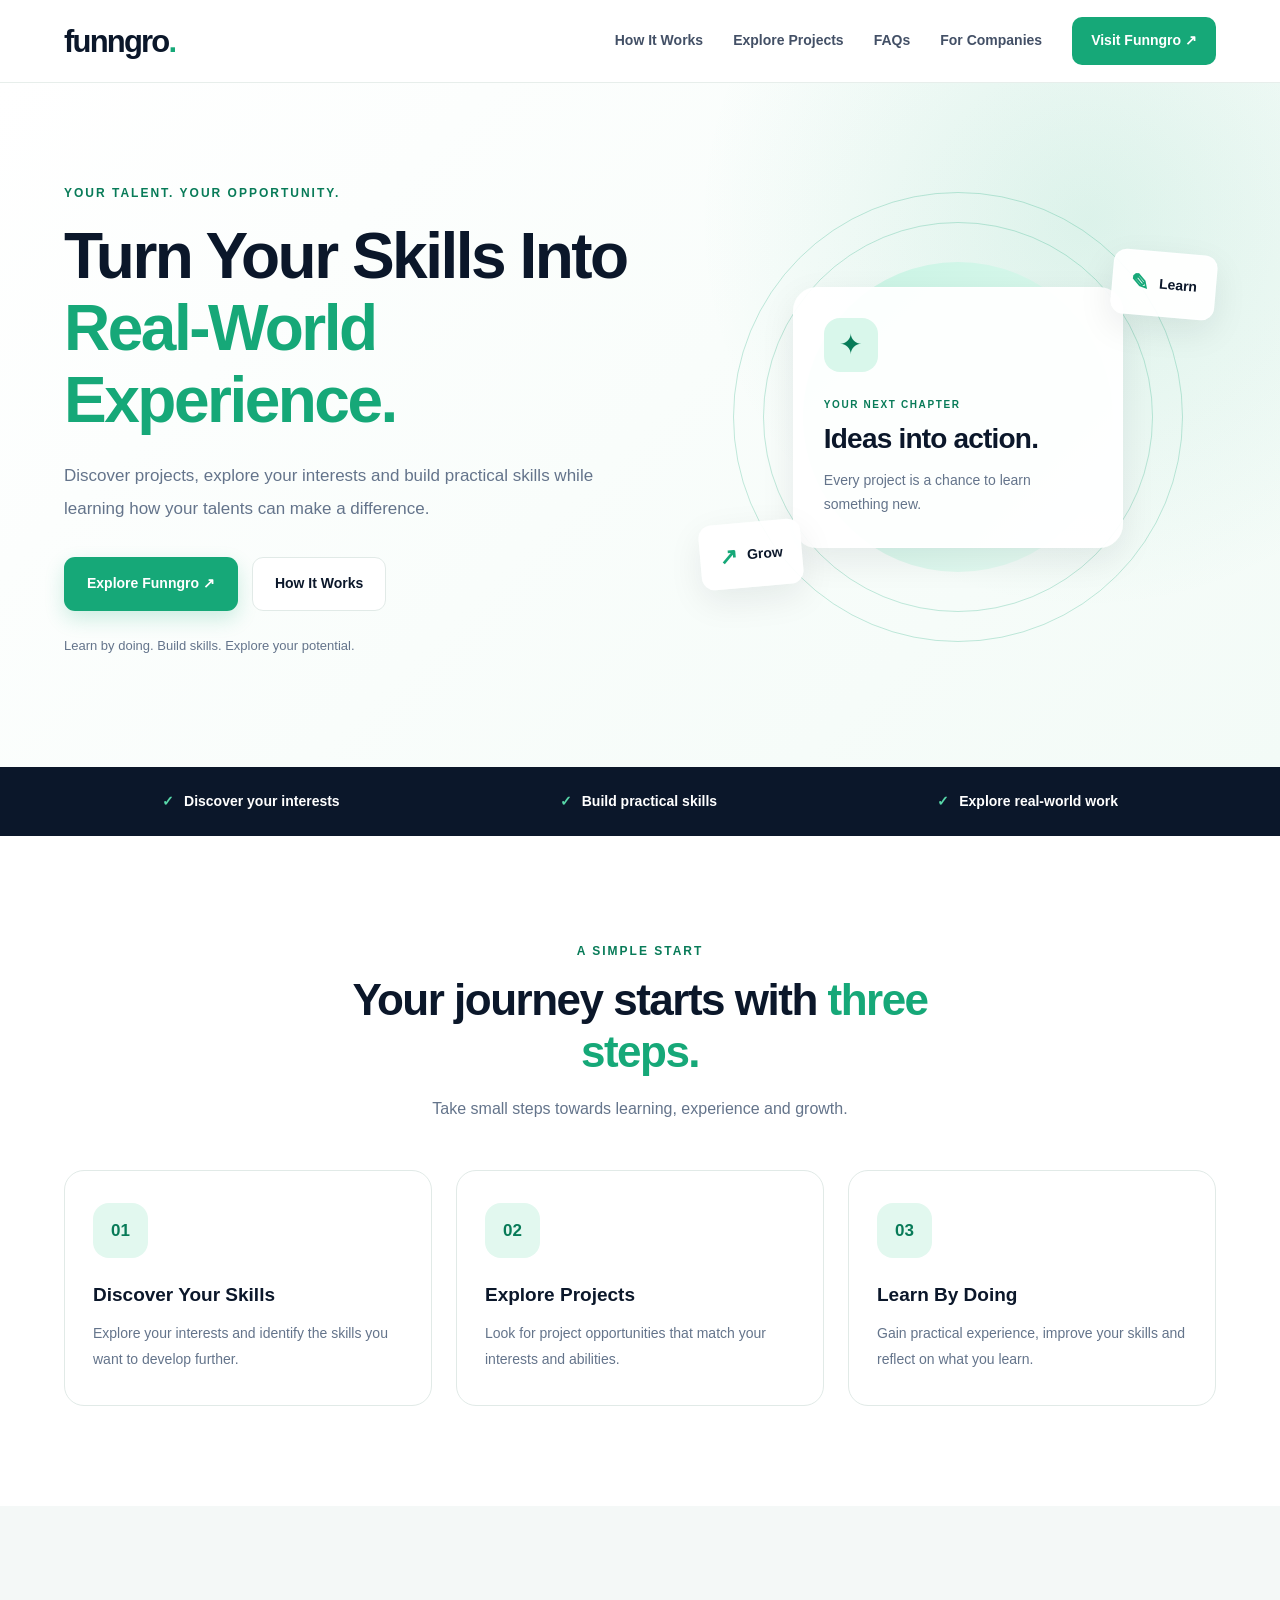
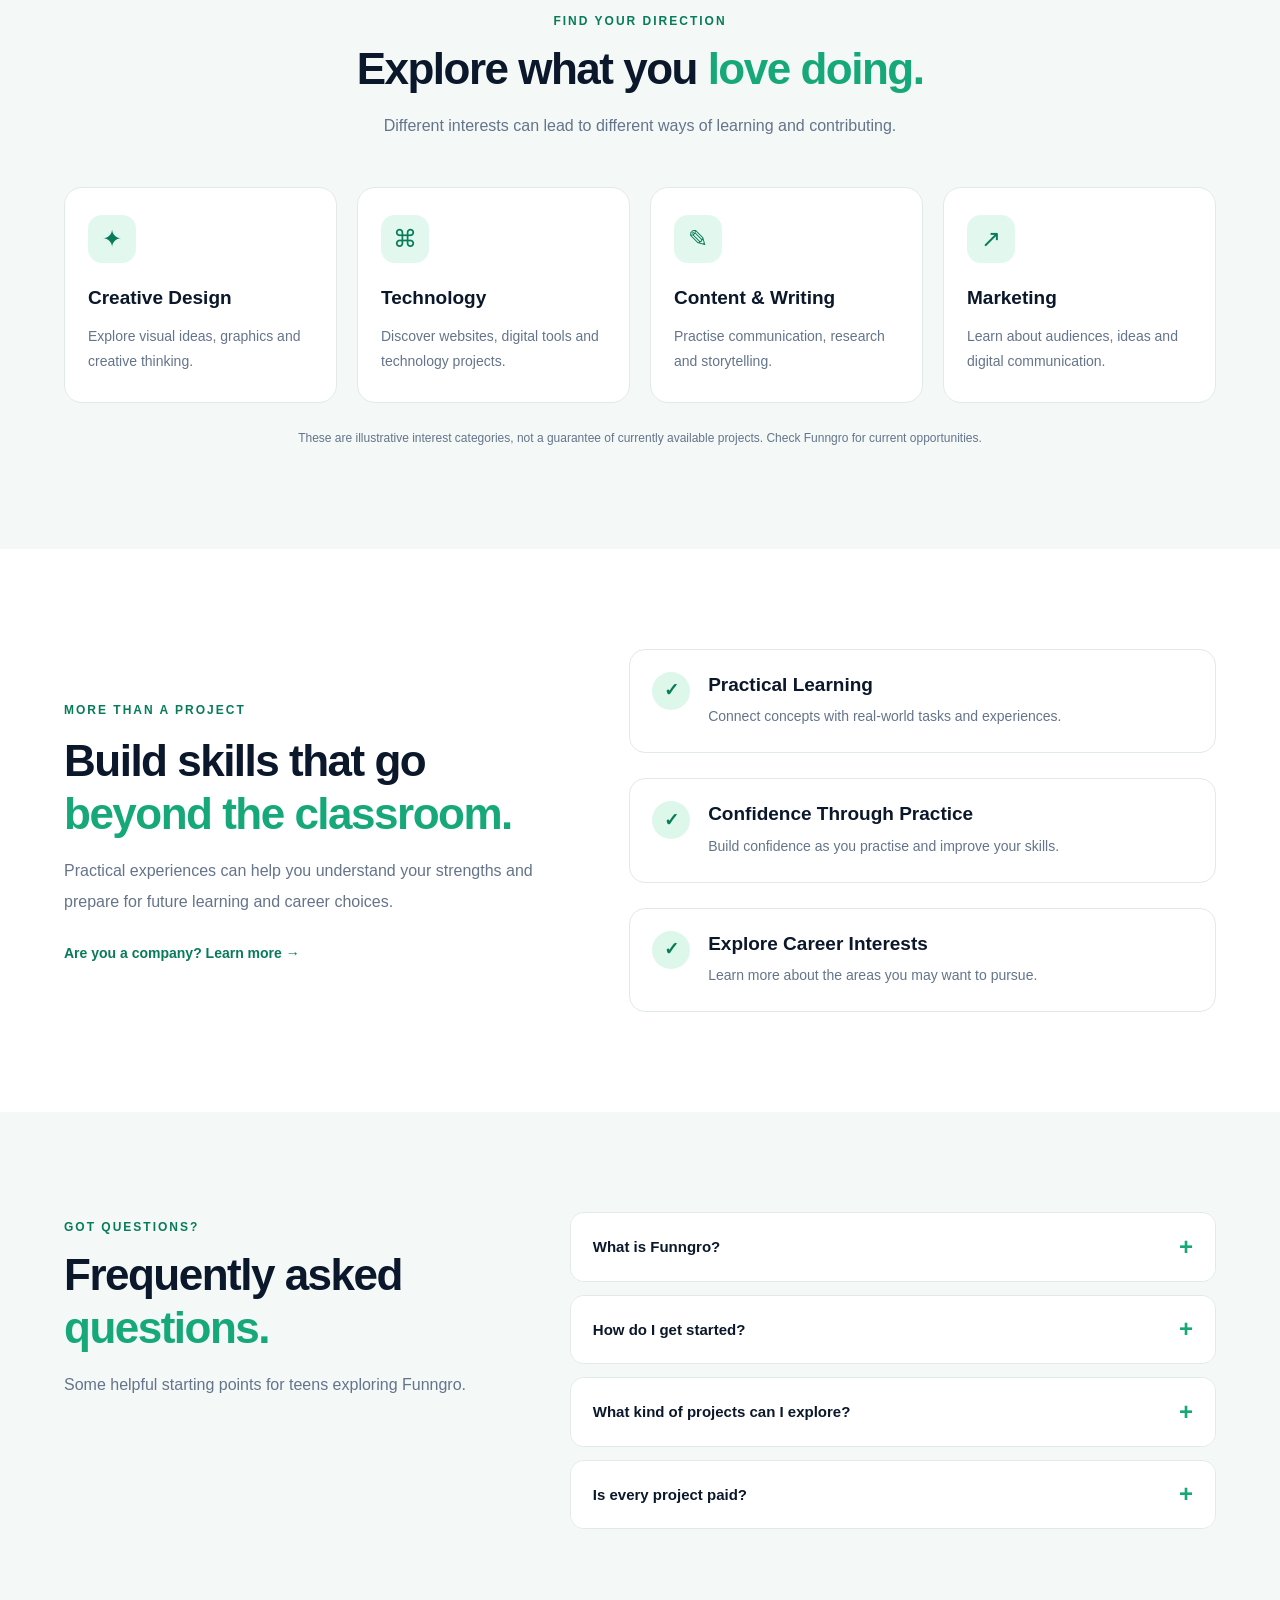
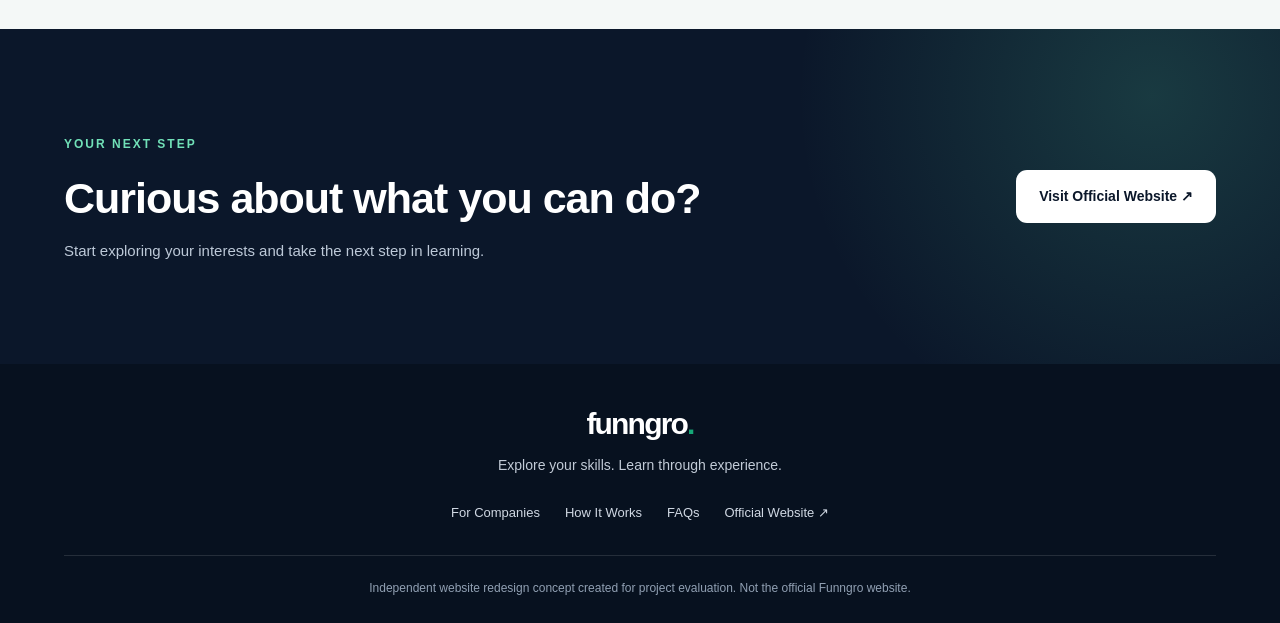
<file: index.html>
<!DOCTYPE html>
<html lang="en">
<head>
  <meta charset="UTF-8">
  <meta name="viewport" content="width=device-width, initial-scale=1.0">

  <title>Funngro for Teens | Discover Real-World Projects</title>
  <meta name="description" content="Explore opportunities to learn practical skills, work on real-world projects and discover your potential with Funngro.">
  <meta name="robots" content="index, follow">
  <meta name="theme-color" content="#0b172a">

  <link rel="stylesheet" href="style.css">
  <script src="script.js" defer></script>
</head>

<body>
  <header class="site-header">
    <div class="container nav-wrapper">
      <a class="logo" href="index.html" aria-label="Funngro home">
        funngro<span>.</span>
      </a>

      <button class="menu-toggle" aria-label="Open navigation"
        aria-expanded="false" aria-controls="main-navigation">
        ☰
      </button>

      <nav id="main-navigation" class="navigation">
        <a href="#how-it-works">How It Works</a>
        <a href="#opportunities">Explore Projects</a>
        <a href="#faq">FAQs</a>
        <a href="company.html">For Companies</a>
        <a class="nav-cta" href="https://www.funngro.com/" target="_blank"
          rel="noopener noreferrer">Visit Funngro ↗</a>
      </nav>
    </div>
  </header>

  <main>
    <section class="hero section">
      <div class="container hero-grid">
        <div class="hero-content">
          <span class="eyebrow">YOUR TALENT. YOUR OPPORTUNITY.</span>

          <h1>Turn Your Skills Into <span>Real-World Experience.</span></h1>

          <p>
            Discover projects, explore your interests and build practical
            skills while learning how your talents can make a difference.
          </p>

          <div class="hero-actions">
            <a class="button button-primary"
              href="https://www.funngro.com/" target="_blank"
              rel="noopener noreferrer">Explore Funngro ↗</a>
            <a class="button button-secondary" href="#how-it-works">
              How It Works
            </a>
          </div>

          <p class="hero-note">
            Learn by doing. Build skills. Explore your potential.
          </p>
        </div>

        <div class="hero-visual" aria-label="Learning and project illustration">
          <div class="visual-orbit orbit-one"></div>
          <div class="visual-orbit orbit-two"></div>

          <div class="visual-card visual-card-main">
            <span class="visual-icon">✦</span>
            <p class="visual-label">YOUR NEXT CHAPTER</p>
            <h2>Ideas into action.</h2>
            <p>Every project is a chance to learn something new.</p>
          </div>

          <div class="visual-card visual-card-top">
            <span>✎</span> Learn
          </div>

          <div class="visual-card visual-card-bottom">
            <span>↗</span> Grow
          </div>
        </div>
      </div>
    </section>

    <section class="trust-strip">
      <div class="container trust-inner">
        <span>Discover your interests</span>
        <span>Build practical skills</span>
        <span>Explore real-world work</span>
      </div>
    </section>

    <section id="how-it-works" class="section">
      <div class="container">
        <div class="section-heading">
          <span class="eyebrow">A SIMPLE START</span>
          <h2>Your journey starts with <span>three steps.</span></h2>
          <p>Take small steps towards learning, experience and growth.</p>
        </div>

        <div class="steps-grid">
          <article class="feature-card">
            <div class="card-icon">01</div>
            <h3>Discover Your Skills</h3>
            <p>
              Explore your interests and identify the skills you want to
              develop further.
            </p>
          </article>

          <article class="feature-card">
            <div class="card-icon">02</div>
            <h3>Explore Projects</h3>
            <p>
              Look for project opportunities that match your interests and
              abilities.
            </p>
          </article>

          <article class="feature-card">
            <div class="card-icon">03</div>
            <h3>Learn By Doing</h3>
            <p>
              Gain practical experience, improve your skills and reflect on
              what you learn.
            </p>
          </article>
        </div>
      </div>
    </section>

    <section id="opportunities" class="section section-soft">
      <div class="container">
        <div class="section-heading">
          <span class="eyebrow">FIND YOUR DIRECTION</span>
          <h2>Explore what you <span>love doing.</span></h2>
          <p>
            Different interests can lead to different ways of learning
            and contributing.
          </p>
        </div>

        <div class="opportunity-grid">
          <article class="opportunity-card">
            <div class="opportunity-icon">✦</div>
            <h3>Creative Design</h3>
            <p>Explore visual ideas, graphics and creative thinking.</p>
          </article>

          <article class="opportunity-card">
            <div class="opportunity-icon">⌘</div>
            <h3>Technology</h3>
            <p>Discover websites, digital tools and technology projects.</p>
          </article>

          <article class="opportunity-card">
            <div class="opportunity-icon">✎</div>
            <h3>Content & Writing</h3>
            <p>Practise communication, research and storytelling.</p>
          </article>

          <article class="opportunity-card">
            <div class="opportunity-icon">↗</div>
            <h3>Marketing</h3>
            <p>Learn about audiences, ideas and digital communication.</p>
          </article>
        </div>

        <p class="disclaimer">
          These are illustrative interest categories, not a guarantee of
          currently available projects. Check Funngro for current opportunities.
        </p>
      </div>
    </section>

    <section class="section">
      <div class="container benefits-layout">
        <div class="benefits-intro">
          <span class="eyebrow">MORE THAN A PROJECT</span>
          <h2>Build skills that go <span>beyond the classroom.</span></h2>
          <p>
            Practical experiences can help you understand your strengths
            and prepare for future learning and career choices.
          </p>
          <a class="text-link" href="company.html">
            Are you a company? Learn more →
          </a>
        </div>

        <div class="benefits-list">
          <article class="benefit-item">
            <span class="benefit-check">✓</span>
            <div>
              <h3>Practical Learning</h3>
              <p>Connect concepts with real-world tasks and experiences.</p>
            </div>
          </article>

          <article class="benefit-item">
            <span class="benefit-check">✓</span>
            <div>
              <h3>Confidence Through Practice</h3>
              <p>Build confidence as you practise and improve your skills.</p>
            </div>
          </article>

          <article class="benefit-item">
            <span class="benefit-check">✓</span>
            <div>
              <h3>Explore Career Interests</h3>
              <p>Learn more about the areas you may want to pursue.</p>
            </div>
          </article>
        </div>
      </div>
    </section>

    <section id="faq" class="section section-soft">
      <div class="container faq-layout">
        <div class="section-heading faq-heading">
          <span class="eyebrow">GOT QUESTIONS?</span>
          <h2>Frequently asked <span>questions.</span></h2>
          <p>Some helpful starting points for teens exploring Funngro.</p>
        </div>

        <div class="faq-list">
          <article class="faq-item">
            <h3>
              <button class="faq-question" aria-expanded="false">
                What is Funngro?
                <span aria-hidden="true">+</span>
              </button>
            </h3>
            <div class="faq-answer" hidden>
              <p>
                Funngro connects teens and companies through project-based
                opportunities. Visit its official website for the latest
                platform details and eligibility requirements.
              </p>
            </div>
          </article>

          <article class="faq-item">
            <h3>
              <button class="faq-question" aria-expanded="false">
                How do I get started?
                <span aria-hidden="true">+</span>
              </button>
            </h3>
            <div class="faq-answer" hidden>
              <p>
                Visit Funngro's official website and follow its current
                registration process and instructions.
              </p>
            </div>
          </article>

          <article class="faq-item">
            <h3>
              <button class="faq-question" aria-expanded="false">
                What kind of projects can I explore?
                <span aria-hidden="true">+</span>
              </button>
            </h3>
            <div class="faq-answer" hidden>
              <p>
                Project categories and availability may change. Check the
                official platform for current listings and requirements.
              </p>
            </div>
          </article>

          <article class="faq-item">
            <h3>
              <button class="faq-question" aria-expanded="false">
                Is every project paid?
                <span aria-hidden="true">+</span>
              </button>
            </h3>
            <div class="faq-answer" hidden>
              <p>
                Payment terms depend on the specific opportunity. Review the
                project's conditions on the official platform before applying.
              </p>
            </div>
          </article>
        </div>
      </div>
    </section>

    <section class="final-cta section">
      <div class="container cta-inner">
        <div>
          <span class="eyebrow">YOUR NEXT STEP</span>
          <h2>Curious about what you can do?</h2>
          <p>Start exploring your interests and take the next step in learning.</p>
        </div>
        <a class="button button-light"
          href="https://www.funngro.com/" target="_blank"
          rel="noopener noreferrer">Visit Official Website ↗</a>
      </div>
    </section>
  </main>

  <footer class="site-footer">
    <div class="container footer-inner">
      <a class="logo footer-logo" href="index.html">funngro<span>.</span></a>
      <p>Explore your skills. Learn through experience.</p>
      <div class="footer-links">
        <a href="company.html">For Companies</a>
        <a href="#how-it-works">How It Works</a>
        <a href="#faq">FAQs</a>
        <a href="https://www.funngro.com/" target="_blank"
          rel="noopener noreferrer">Official Website ↗</a>
      </div>
      <p class="copyright">
        Independent website redesign concept created for project evaluation.
        Not the official Funngro website.
      </p>
    </div>
  </footer>
</body>
</html>
</file>
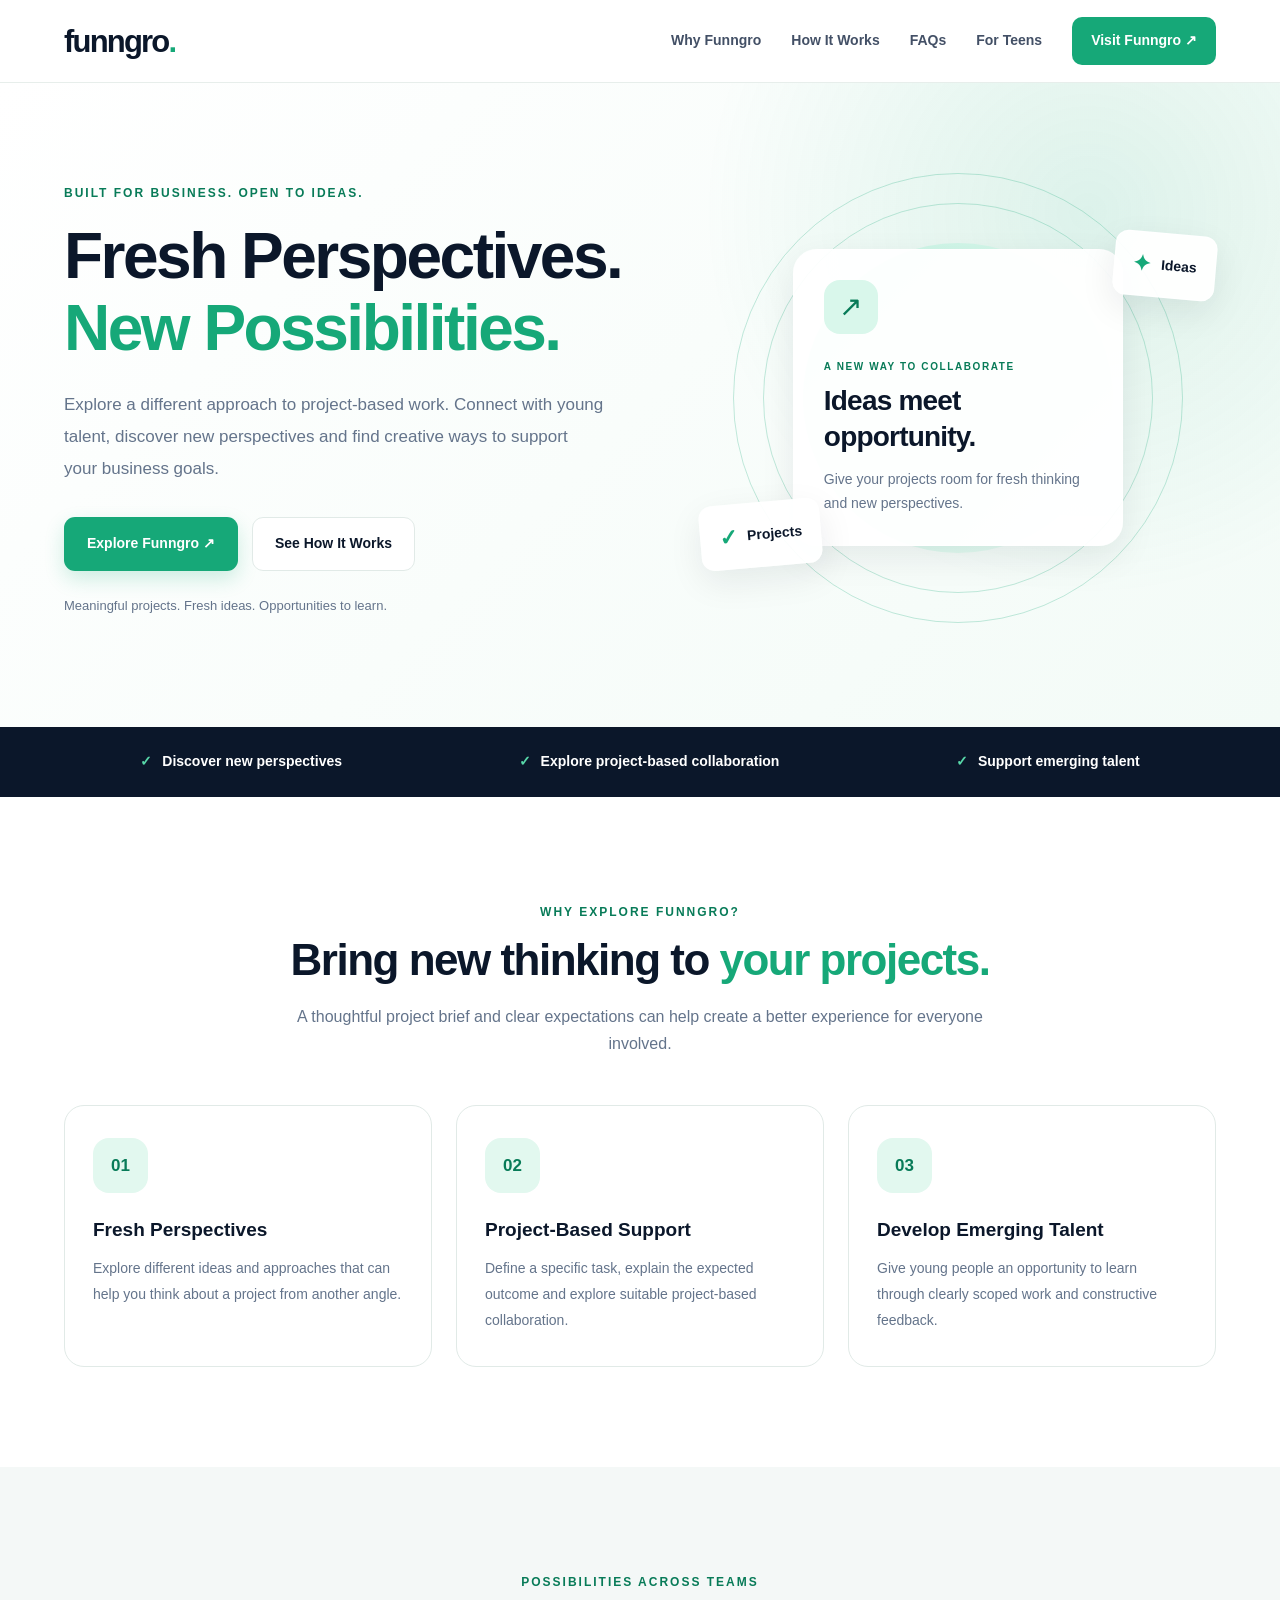
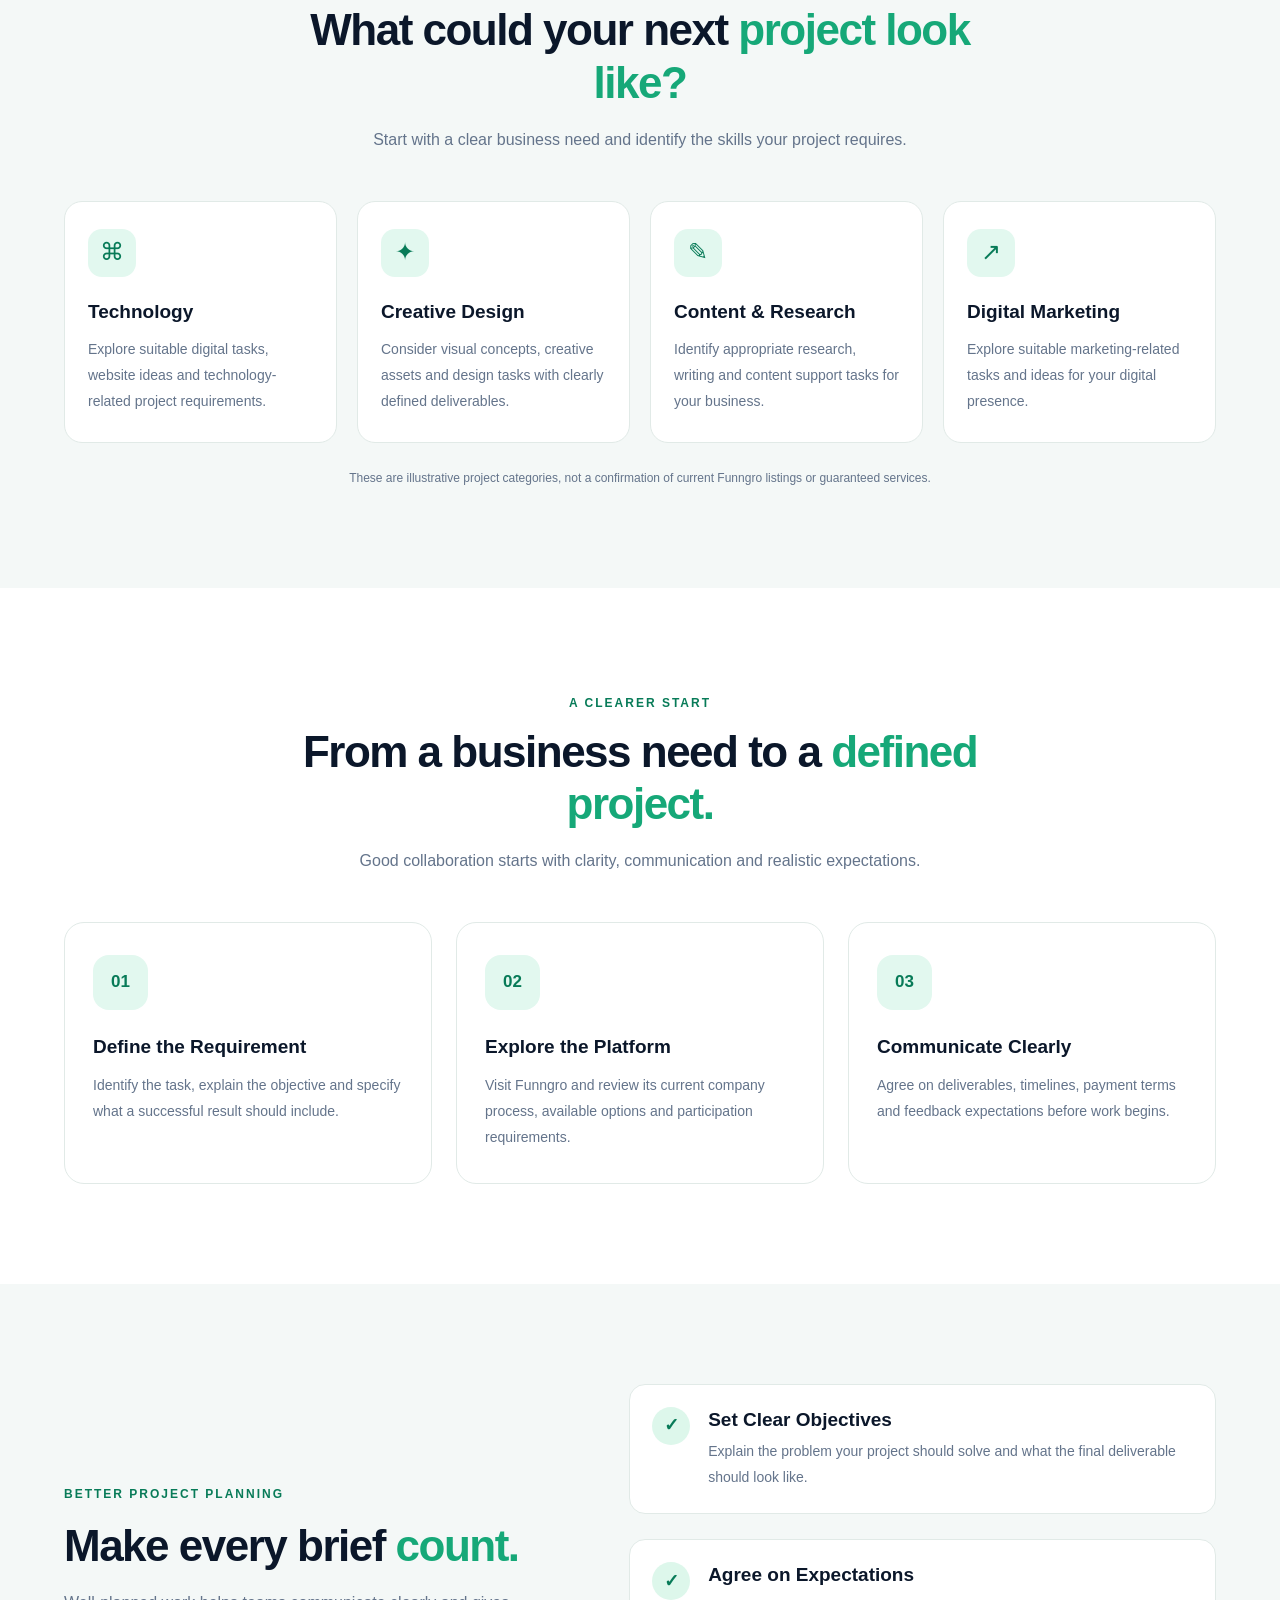
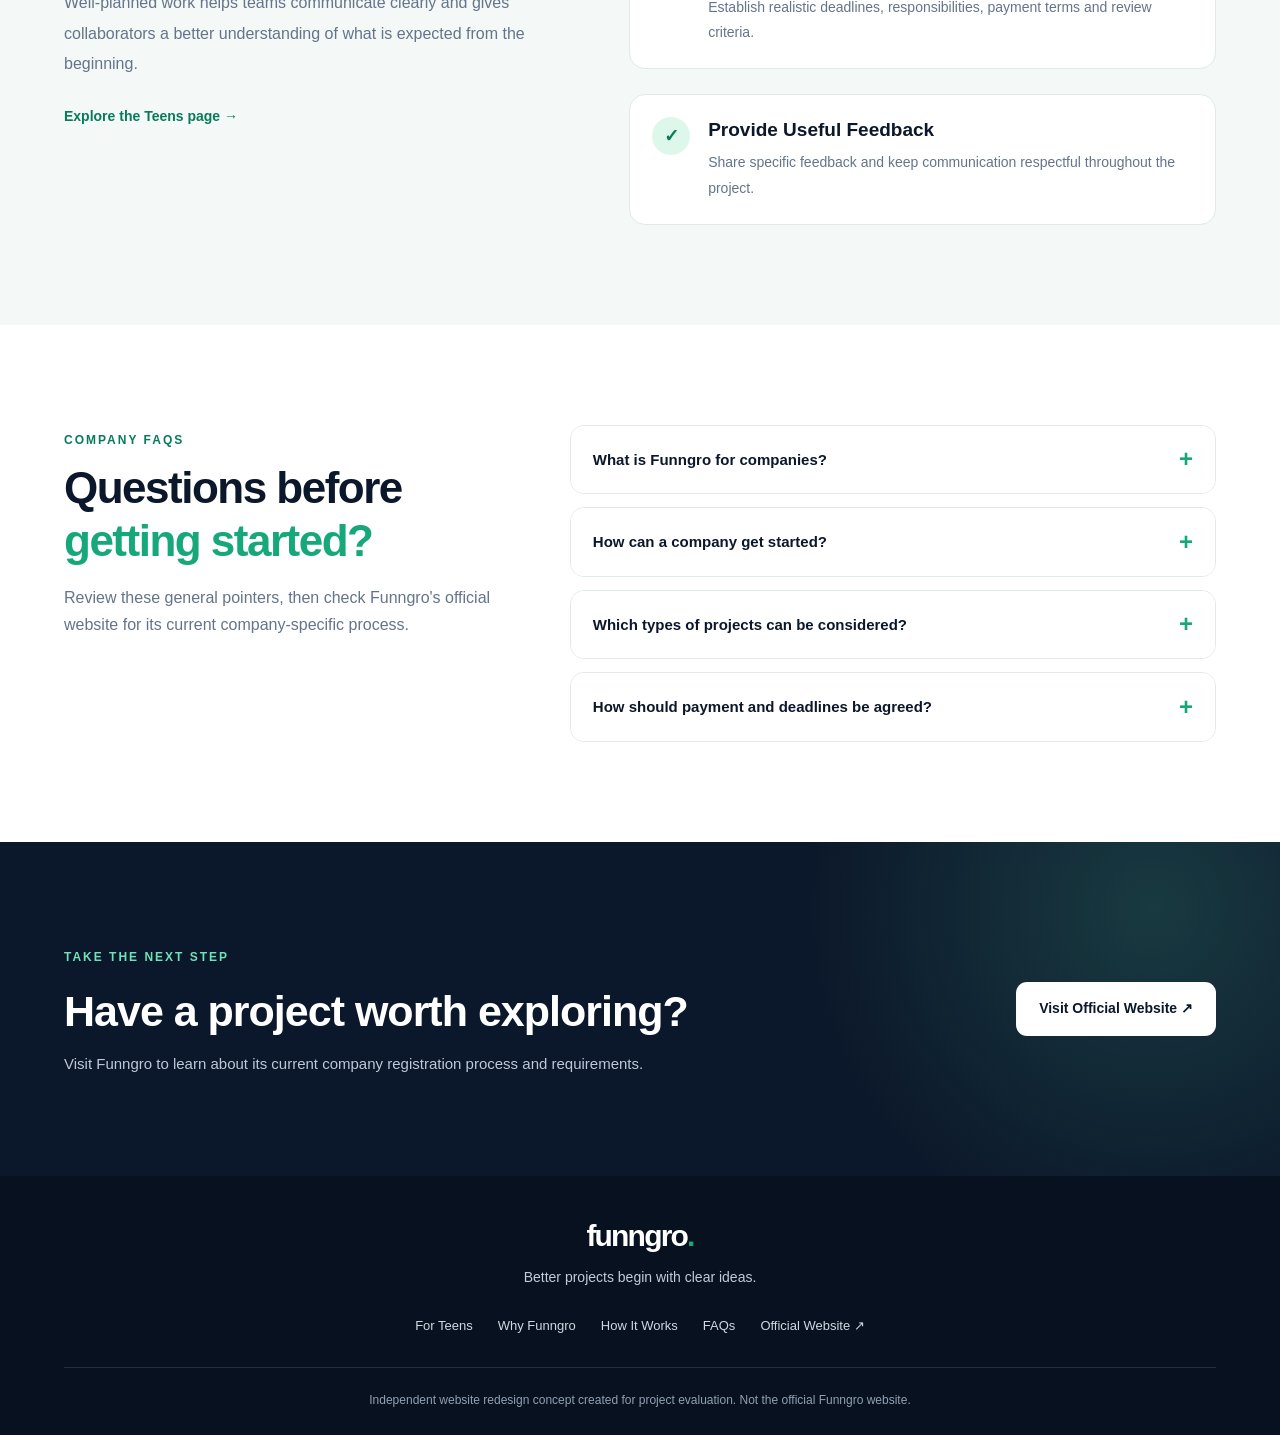
<file: company.html>
<!DOCTYPE html>
<html lang="en">
<head>
  <meta charset="UTF-8">
  <meta name="viewport" content="width=device-width, initial-scale=1.0">

  <title>Funngro for Companies | Connect With Young Talent</title>
  <meta name="description" content="Explore how Funngro helps companies connect with young talent for project-based work and fresh perspectives.">
  <meta name="robots" content="index, follow">
  <meta name="theme-color" content="#0b172a">

  <link rel="stylesheet" href="style.css">
  <script src="script.js" defer></script>
</head>

<body>
  <header class="site-header">
    <div class="container nav-wrapper">
      <a class="logo" href="index.html" aria-label="Funngro home">
        funngro<span>.</span>
      </a>

      <button class="menu-toggle" aria-label="Open navigation"
        aria-expanded="false" aria-controls="main-navigation">
        ☰
      </button>

      <nav id="main-navigation" class="navigation">
        <a href="#benefits">Why Funngro</a>
        <a href="#process">How It Works</a>
        <a href="#company-faq">FAQs</a>
        <a href="index.html">For Teens</a>
        <a class="nav-cta" href="https://www.funngro.com/"
          target="_blank" rel="noopener noreferrer">Visit Funngro ↗</a>
      </nav>
    </div>
  </header>

  <main>
    <!-- Hero -->
    <section class="hero section">
      <div class="container hero-grid">
        <div class="hero-content">
          <span class="eyebrow">BUILT FOR BUSINESS. OPEN TO IDEAS.</span>

          <h1>Fresh Perspectives. <span>New Possibilities.</span></h1>

          <p>
            Explore a different approach to project-based work. Connect
            with young talent, discover new perspectives and find creative
            ways to support your business goals.
          </p>

          <div class="hero-actions">
            <a class="button button-primary"
              href="https://www.funngro.com/" target="_blank"
              rel="noopener noreferrer">Explore Funngro ↗</a>

            <a class="button button-secondary" href="#process">
              See How It Works
            </a>
          </div>

          <p class="hero-note">
            Meaningful projects. Fresh ideas. Opportunities to learn.
          </p>
        </div>

        <div class="hero-visual" aria-label="Business project illustration">
          <div class="visual-orbit orbit-one"></div>
          <div class="visual-orbit orbit-two"></div>

          <div class="visual-card visual-card-main">
            <span class="visual-icon">↗</span>
            <p class="visual-label">A NEW WAY TO COLLABORATE</p>
            <h2>Ideas meet opportunity.</h2>
            <p>
              Give your projects room for fresh thinking and new
              perspectives.
            </p>
          </div>

          <div class="visual-card visual-card-top">
            <span>✦</span> Ideas
          </div>

          <div class="visual-card visual-card-bottom">
            <span>✓</span> Projects
          </div>
        </div>
      </div>
    </section>

    <!-- Intro strip -->
    <section class="trust-strip">
      <div class="container trust-inner">
        <span>Discover new perspectives</span>
        <span>Explore project-based collaboration</span>
        <span>Support emerging talent</span>
      </div>
    </section>

    <!-- Benefits -->
    <section id="benefits" class="section">
      <div class="container">
        <div class="section-heading">
          <span class="eyebrow">WHY EXPLORE FUNNGRO?</span>
          <h2>Bring new thinking to <span>your projects.</span></h2>
          <p>
            A thoughtful project brief and clear expectations can help
            create a better experience for everyone involved.
          </p>
        </div>

        <div class="steps-grid">
          <article class="feature-card">
            <div class="card-icon">01</div>
            <h3>Fresh Perspectives</h3>
            <p>
              Explore different ideas and approaches that can help you
              think about a project from another angle.
            </p>
          </article>

          <article class="feature-card">
            <div class="card-icon">02</div>
            <h3>Project-Based Support</h3>
            <p>
              Define a specific task, explain the expected outcome and
              explore suitable project-based collaboration.
            </p>
          </article>

          <article class="feature-card">
            <div class="card-icon">03</div>
            <h3>Develop Emerging Talent</h3>
            <p>
              Give young people an opportunity to learn through clearly
              scoped work and constructive feedback.
            </p>
          </article>
        </div>
      </div>
    </section>

    <!-- Project categories -->
    <section class="section section-soft">
      <div class="container">
        <div class="section-heading">
          <span class="eyebrow">POSSIBILITIES ACROSS TEAMS</span>
          <h2>What could your next <span>project look like?</span></h2>
          <p>
            Start with a clear business need and identify the skills
            your project requires.
          </p>
        </div>

        <div class="opportunity-grid">
          <article class="opportunity-card">
            <div class="opportunity-icon">⌘</div>
            <h3>Technology</h3>
            <p>
              Explore suitable digital tasks, website ideas and
              technology-related project requirements.
            </p>
          </article>

          <article class="opportunity-card">
            <div class="opportunity-icon">✦</div>
            <h3>Creative Design</h3>
            <p>
              Consider visual concepts, creative assets and design
              tasks with clearly defined deliverables.
            </p>
          </article>

          <article class="opportunity-card">
            <div class="opportunity-icon">✎</div>
            <h3>Content & Research</h3>
            <p>
              Identify appropriate research, writing and content
              support tasks for your business.
            </p>
          </article>

          <article class="opportunity-card">
            <div class="opportunity-icon">↗</div>
            <h3>Digital Marketing</h3>
            <p>
              Explore suitable marketing-related tasks and ideas for
              your digital presence.
            </p>
          </article>
        </div>

        <p class="disclaimer">
          These are illustrative project categories, not a confirmation
          of current Funngro listings or guaranteed services.
        </p>
      </div>
    </section>

    <!-- Process -->
    <section id="process" class="section">
      <div class="container">
        <div class="section-heading">
          <span class="eyebrow">A CLEARER START</span>
          <h2>From a business need to a <span>defined project.</span></h2>
          <p>
            Good collaboration starts with clarity, communication and
            realistic expectations.
          </p>
        </div>

        <div class="steps-grid">
          <article class="feature-card">
            <div class="card-icon">01</div>
            <h3>Define the Requirement</h3>
            <p>
              Identify the task, explain the objective and specify
              what a successful result should include.
            </p>
          </article>

          <article class="feature-card">
            <div class="card-icon">02</div>
            <h3>Explore the Platform</h3>
            <p>
              Visit Funngro and review its current company process,
              available options and participation requirements.
            </p>
          </article>

          <article class="feature-card">
            <div class="card-icon">03</div>
            <h3>Communicate Clearly</h3>
            <p>
              Agree on deliverables, timelines, payment terms and
              feedback expectations before work begins.
            </p>
          </article>
        </div>
      </div>
    </section>

    <!-- Collaboration principles -->
    <section class="section section-soft">
      <div class="container benefits-layout">
        <div class="benefits-intro">
          <span class="eyebrow">BETTER PROJECT PLANNING</span>
          <h2>Make every brief <span>count.</span></h2>
          <p>
            Well-planned work helps teams communicate clearly and
            gives collaborators a better understanding of what is
            expected from the beginning.
          </p>

          <a class="text-link" href="index.html">
            Explore the Teens page →
          </a>
        </div>

        <div class="benefits-list">
          <article class="benefit-item">
            <span class="benefit-check">✓</span>
            <div>
              <h3>Set Clear Objectives</h3>
              <p>
                Explain the problem your project should solve and
                what the final deliverable should look like.
              </p>
            </div>
          </article>

          <article class="benefit-item">
            <span class="benefit-check">✓</span>
            <div>
              <h3>Agree on Expectations</h3>
              <p>
                Establish realistic deadlines, responsibilities,
                payment terms and review criteria.
              </p>
            </div>
          </article>

          <article class="benefit-item">
            <span class="benefit-check">✓</span>
            <div>
              <h3>Provide Useful Feedback</h3>
              <p>
                Share specific feedback and keep communication
                respectful throughout the project.
              </p>
            </div>
          </article>
        </div>
      </div>
    </section>

    <!-- Company FAQ -->
    <section id="company-faq" class="section">
      <div class="container faq-layout">
        <div class="section-heading faq-heading">
          <span class="eyebrow">COMPANY FAQS</span>
          <h2>Questions before <span>getting started?</span></h2>
          <p>
            Review these general pointers, then check Funngro's official
            website for its current company-specific process.
          </p>
        </div>

        <div class="faq-list">
          <article class="faq-item">
            <h3>
              <button class="faq-question" aria-expanded="false">
                What is Funngro for companies?
                <span aria-hidden="true">+</span>
              </button>
            </h3>
            <div class="faq-answer" hidden>
              <p>
                Funngro provides a platform connecting companies and
                teens through project-based opportunities. Refer to
                its official website for current details and terms.
              </p>
            </div>
          </article>

          <article class="faq-item">
            <h3>
              <button class="faq-question" aria-expanded="false">
                How can a company get started?
                <span aria-hidden="true">+</span>
              </button>
            </h3>
            <div class="faq-answer" hidden>
              <p>
                Visit the official Funngro website and follow its
                current company registration or enquiry process.
              </p>
            </div>
          </article>

          <article class="faq-item">
            <h3>
              <button class="faq-question" aria-expanded="false">
                Which types of projects can be considered?
                <span aria-hidden="true">+</span>
              </button>
            </h3>
            <div class="faq-answer" hidden>
              <p>
                Suitable tasks depend on project requirements and
                the opportunities supported by the platform. Check
                current listings and eligibility before proceeding.
              </p>
            </div>
          </article>

          <article class="faq-item">
            <h3>
              <button class="faq-question" aria-expanded="false">
                How should payment and deadlines be agreed?
                <span aria-hidden="true">+</span>
              </button>
            </h3>
            <div class="faq-answer" hidden>
              <p>
                Review the platform's terms and agree on scope,
                timelines and payment conditions before starting
                any project.
              </p>
            </div>
          </article>
        </div>
      </div>
    </section>

    <!-- Final CTA -->
    <section class="final-cta section">
      <div class="container cta-inner">
        <div>
          <span class="eyebrow">TAKE THE NEXT STEP</span>
          <h2>Have a project worth exploring?</h2>
          <p>
            Visit Funngro to learn about its current company
            registration process and requirements.
          </p>
        </div>

        <a class="button button-light"
          href="https://www.funngro.com/" target="_blank"
          rel="noopener noreferrer">Visit Official Website ↗</a>
      </div>
    </section>
  </main>

  <footer class="site-footer">
    <div class="container footer-inner">
      <a class="logo footer-logo" href="index.html">
        funngro<span>.</span>
      </a>

      <p>Better projects begin with clear ideas.</p>

      <div class="footer-links">
        <a href="index.html">For Teens</a>
        <a href="#benefits">Why Funngro</a>
        <a href="#process">How It Works</a>
        <a href="#company-faq">FAQs</a>
        <a href="https://www.funngro.com/" target="_blank"
          rel="noopener noreferrer">Official Website ↗</a>
      </div>

      <p class="copyright">
        Independent website redesign concept created for project
        evaluation. Not the official Funngro website.
      </p>
    </div>
  </footer>
</body>
</html>
</file>
<file: style.css>
/* ========================================
   FUNNGRO WEBSITE REVAMP
   File: style.css
======================================== */

/* 1. Global Reset */
:root {
  --primary: #16a878;
  --primary-dark: #087b58;
  --dark: #0b172a;
  --dark-light: #13243a;
  --text: #243247;
  --muted: #64748b;
  --white: #ffffff;
  --light-bg: #f4f8f7;
  --border: #e1eae7;
  --radius: 20px;
  --shadow: 0 12px 35px rgba(11, 23, 42, 0.08);
}

* {
  margin: 0;
  padding: 0;
  box-sizing: border-box;
}

html {
  scroll-behavior: smooth;
  scroll-padding-top: 100px;
}

body {
  font-family: Arial, Helvetica, sans-serif;
  background: var(--white);
  color: var(--text);
  line-height: 1.7;
  overflow-x: hidden;
}

a {
  color: inherit;
  text-decoration: none;
}

button {
  font: inherit;
}

button,
a {
  -webkit-tap-highlight-color: transparent;
}

button:focus-visible,
a:focus-visible {
  outline: 3px solid #60d7ad;
  outline-offset: 4px;
}

img {
  display: block;
  max-width: 100%;
}

.container {
  width: min(1160px, 90%);
  margin-inline: auto;
}

.section {
  padding: 100px 0;
}

/* 2. Header and Navigation */

.site-header {
  position: sticky;
  top: 0;
  z-index: 1000;
  background: rgba(255, 255, 255, 0.96);
  backdrop-filter: blur(14px);
  border-bottom: 1px solid rgba(225, 234, 231, 0.8);
}

.nav-wrapper {
  min-height: 82px;
  display: flex;
  align-items: center;
  justify-content: space-between;
  gap: 30px;
}

.logo {
  font-size: 31px;
  font-weight: 800;
  letter-spacing: -1.8px;
  color: var(--dark);
  line-height: 1;
}

.logo span {
  color: var(--primary);
}

.navigation {
  display: flex;
  align-items: center;
  gap: 30px;
}

.navigation > a:not(.nav-cta) {
  color: #435066;
  font-size: 14px;
  font-weight: 600;
  transition: color 0.2s ease;
}

.navigation > a:not(.nav-cta):hover {
  color: var(--primary);
}

.nav-cta {
  display: inline-flex;
  align-items: center;
  justify-content: center;
  padding: 12px 19px;
  border-radius: 10px;
  background: var(--primary);
  color: var(--white);
  font-size: 14px;
  font-weight: 700;
  transition: background 0.2s ease, transform 0.2s ease;
}

.nav-cta:hover {
  background: var(--primary-dark);
  transform: translateY(-2px);
}

.menu-toggle {
  display: none;
  border: 0;
  background: transparent;
  color: var(--dark);
  font-size: 28px;
  cursor: pointer;
}

/* 3. Hero Section */

.hero {
  position: relative;
  overflow: hidden;
  background:
    radial-gradient(
      circle at 85% 20%,
      rgba(22, 168, 120, 0.12),
      transparent 32%
    ),
    linear-gradient(135deg, #ffffff 0%, #f3fbf7 100%);
  padding-top: 95px;
  padding-bottom: 110px;
}

.hero-grid {
  display: grid;
  grid-template-columns: 1.05fr 0.95fr;
  align-items: center;
  gap: 65px;
}

.hero-content {
  position: relative;
  z-index: 2;
}

.eyebrow {
  display: inline-block;
  color: var(--primary-dark);
  font-size: 12px;
  font-weight: 800;
  letter-spacing: 2px;
  line-height: 1.6;
  margin-bottom: 18px;
}

.hero h1 {
  max-width: 650px;
  color: var(--dark);
  font-size: clamp(40px, 5vw, 64px);
  line-height: 1.12;
  letter-spacing: -2.5px;
  font-weight: 800;
}

.hero h1 span,
.section-heading h2 span,
.benefits-intro h2 span {
  color: var(--primary);
}

.hero-content > p:not(.hero-note) {
  max-width: 540px;
  margin-top: 24px;
  color: var(--muted);
  font-size: 17px;
  line-height: 1.9;
}

.hero-actions {
  display: flex;
  flex-wrap: wrap;
  align-items: center;
  gap: 14px;
  margin-top: 32px;
}

.button {
  min-height: 52px;
  padding: 14px 22px;
  border: 1px solid transparent;
  border-radius: 11px;
  display: inline-flex;
  align-items: center;
  justify-content: center;
  gap: 8px;
  font-size: 14px;
  font-weight: 700;
  text-align: center;
  transition:
    transform 0.2s ease,
    background 0.2s ease,
    box-shadow 0.2s ease;
}

.button:hover {
  transform: translateY(-3px);
}

.button-primary {
  color: var(--white);
  background: var(--primary);
  box-shadow: 0 8px 20px rgba(22, 168, 120, 0.2);
}

.button-primary:hover {
  background: var(--primary-dark);
  box-shadow: 0 12px 24px rgba(22, 168, 120, 0.25);
}

.button-secondary {
  color: var(--dark);
  background: var(--white);
  border-color: var(--border);
}

.button-secondary:hover {
  border-color: var(--primary);
}

.hero-note {
  margin-top: 24px;
  color: var(--muted);
  font-size: 13px;
}

/* 4. Hero Illustration */

.hero-visual {
  min-height: 410px;
  position: relative;
  display: flex;
  align-items: center;
  justify-content: center;
  isolation: isolate;
}

.hero-visual::before {
  content: "";
  position: absolute;
  width: 310px;
  height: 310px;
  border-radius: 50%;
  background: linear-gradient(135deg, #c8f4e4, #e8fbf3);
  z-index: -2;
}

.visual-orbit {
  position: absolute;
  border: 1px solid rgba(22, 168, 120, 0.25);
  border-radius: 50%;
  z-index: -1;
}

.orbit-one {
  width: 390px;
  height: 390px;
}

.orbit-two {
  width: 450px;
  height: 450px;
}

.visual-card {
  position: absolute;
  border: 1px solid rgba(255, 255, 255, 0.85);
  background: rgba(255, 255, 255, 0.94);
  box-shadow: var(--shadow);
}

.visual-card-main {
  width: min(330px, 82%);
  padding: 30px;
  border-radius: 24px;
  text-align: left;
}

.visual-icon {
  display: inline-flex;
  align-items: center;
  justify-content: center;
  width: 54px;
  height: 54px;
  margin-bottom: 24px;
  border-radius: 16px;
  background: #d9f7eb;
  color: var(--primary-dark);
  font-size: 28px;
}

.visual-label {
  margin-bottom: 8px;
  color: var(--primary-dark);
  font-size: 10px;
  font-weight: 800;
  letter-spacing: 1.6px;
}

.visual-card-main h2 {
  color: var(--dark);
  font-size: 28px;
  line-height: 1.3;
  letter-spacing: -0.8px;
}

.visual-card-main > p:last-child {
  margin-top: 12px;
  color: var(--muted);
  font-size: 14px;
}

.visual-card-top,
.visual-card-bottom {
  display: flex;
  align-items: center;
  gap: 10px;
  padding: 13px 18px;
  border-radius: 13px;
  color: var(--dark);
  font-size: 14px;
  font-weight: 700;
}

.visual-card-top {
  top: 40px;
  right: 0;
  transform: rotate(5deg);
}

.visual-card-bottom {
  bottom: 35px;
  left: 0;
  transform: rotate(-5deg);
}

.visual-card-top span,
.visual-card-bottom span {
  color: var(--primary);
  font-size: 22px;
}

/* 5. Trust Strip */

.trust-strip {
  background: var(--dark);
  color: var(--white);
  padding: 23px 0;
}

.trust-inner {
  display: flex;
  justify-content: space-around;
  align-items: center;
  gap: 24px;
  flex-wrap: wrap;
}

.trust-inner span {
  font-size: 14px;
  font-weight: 600;
}

.trust-inner span::before {
  content: "✓";
  margin-right: 10px;
  color: #58d8a9;
  font-weight: 800;
}

/* 6. Section Headings */

.section-heading {
  max-width: 700px;
  margin: 0 auto 48px;
  text-align: center;
}

.section-heading .eyebrow {
  margin-bottom: 12px;
}

.section-heading h2,
.benefits-intro h2 {
  color: var(--dark);
  font-size: clamp(30px, 4vw, 44px);
  line-height: 1.2;
  letter-spacing: -1.5px;
}

.section-heading > p,
.benefits-intro > p {
  margin-top: 16px;
  color: var(--muted);
  font-size: 16px;
}

/* 7. How It Works Cards */

.steps-grid {
  display: grid;
  grid-template-columns: repeat(3, minmax(0, 1fr));
  gap: 24px;
}

.feature-card {
  padding: 32px 28px;
  background: var(--white);
  border: 1px solid var(--border);
  border-radius: var(--radius);
  transition:
    transform 0.25s ease,
    box-shadow 0.25s ease,
    border-color 0.25s ease;
}

.feature-card:hover {
  transform: translateY(-7px);
  box-shadow: var(--shadow);
  border-color: rgba(22, 168, 120, 0.45);
}

.card-icon {
  width: 55px;
  height: 55px;
  display: flex;
  align-items: center;
  justify-content: center;
  margin-bottom: 24px;
  border-radius: 16px;
  background: #e2f8ef;
  color: var(--primary-dark);
  font-size: 17px;
  font-weight: 800;
}

.feature-card h3,
.opportunity-card h3,
.benefit-item h3 {
  color: var(--dark);
  font-size: 19px;
  line-height: 1.4;
}

.feature-card p,
.opportunity-card p,
.benefit-item p {
  margin-top: 12px;
  color: var(--muted);
  font-size: 14px;
  line-height: 1.85;
}

/* 8. Opportunities */

.section-soft {
  background: var(--light-bg);
}

.opportunity-grid {
  display: grid;
  grid-template-columns: repeat(4, minmax(0, 1fr));
  gap: 20px;
}

.opportunity-card {
  padding: 27px 23px;
  border: 1px solid var(--border);
  border-radius: 18px;
  background: var(--white);
  transition:
    transform 0.25s ease,
    box-shadow 0.25s ease;
}

.opportunity-card:hover {
  transform: translateY(-5px);
  box-shadow: var(--shadow);
}

.opportunity-icon {
  width: 48px;
  height: 48px;
  display: flex;
  align-items: center;
  justify-content: center;
  margin-bottom: 22px;
  border-radius: 14px;
  background: #e2f8ef;
  color: var(--primary-dark);
  font-size: 24px;
}

.disclaimer {
  margin-top: 25px;
  color: var(--muted);
  font-size: 12px;
  text-align: center;
}

/* 9. Benefits */

.benefits-layout {
  display: grid;
  grid-template-columns: 0.9fr 1.1fr;
  gap: 85px;
  align-items: center;
}

.benefits-intro .eyebrow {
  margin-bottom: 15px;
}

.benefits-intro > p {
  line-height: 1.9;
}

.text-link {
  display: inline-block;
  margin-top: 25px;
  color: var(--primary-dark);
  font-size: 14px;
  font-weight: 800;
}

.text-link:hover {
  text-decoration: underline;
  text-underline-offset: 5px;
}

.benefits-list {
  display: grid;
  gap: 25px;
}

.benefit-item {
  display: flex;
  align-items: flex-start;
  gap: 18px;
  padding: 22px;
  border: 1px solid var(--border);
  border-radius: 16px;
  background: var(--white);
}

.benefit-check {
  flex-shrink: 0;
  display: flex;
  align-items: center;
  justify-content: center;
  width: 38px;
  height: 38px;
  border-radius: 50%;
  background: #ddf7eb;
  color: var(--primary-dark);
  font-size: 18px;
  font-weight: 800;
}

.benefit-item p {
  margin-top: 6px;
}

/* 10. FAQ */

.faq-layout {
  display: grid;
  grid-template-columns: 0.8fr 1.2fr;
  gap: 75px;
  align-items: start;
}

.faq-heading {
  position: sticky;
  top: 125px;
  text-align: left;
  margin: 0;
}

.faq-list {
  display: grid;
  gap: 13px;
}

.faq-item {
  overflow: hidden;
  border: 1px solid var(--border);
  border-radius: 14px;
  background: var(--white);
}

.faq-item h3 {
  margin: 0;
  font-size: inherit;
}

.faq-question {
  width: 100%;
  display: flex;
  align-items: center;
  justify-content: space-between;
  gap: 20px;
  padding: 21px 22px;
  border: 0;
  background: var(--white);
  color: var(--dark);
  text-align: left;
  font-size: 15px;
  font-weight: 700;
  cursor: pointer;
}

.faq-question span {
  flex-shrink: 0;
  color: var(--primary);
  font-size: 24px;
  line-height: 1;
}

.faq-question:hover {
  color: var(--primary-dark);
}

.faq-answer {
  padding: 0 22px 22px;
}

.faq-answer p {
  color: var(--muted);
  font-size: 14px;
  line-height: 1.9;
}

/* 11. Final CTA */

.final-cta {
  background:
    radial-gradient(
      circle at 90% 20%,
      rgba(88, 216, 169, 0.18),
      transparent 30%
    ),
    var(--dark);
  color: var(--white);
}

.cta-inner {
  display: flex;
  justify-content: space-between;
  align-items: center;
  gap: 35px;
}

.cta-inner .eyebrow {
  color: #71e1b8;
}

.cta-inner h2 {
  max-width: 650px;
  font-size: clamp(30px, 4vw, 43px);
  line-height: 1.25;
  letter-spacing: -1px;
}

.cta-inner p {
  margin-top: 12px;
  color: #bdc9d8;
  font-size: 15px;
}

.button-light {
  flex-shrink: 0;
  background: var(--white);
  color: var(--dark);
}

.button-light:hover {
  background: #dff8ee;
}

/* 12. Footer */

.site-footer {
  padding: 45px 0 25px;
  background: #07111f;
  color: #c2cbd7;
}

.footer-inner {
  display: flex;
  flex-direction: column;
  align-items: center;
  text-align: center;
}

.footer-logo {
  color: var(--white);
  font-size: 30px;
}

.footer-inner > p:not(.copyright) {
  margin-top: 15px;
  font-size: 14px;
}

.footer-links {
  display: flex;
  justify-content: center;
  flex-wrap: wrap;
  gap: 25px;
  margin-top: 25px;
}

.footer-links a {
  color: #d0d8e3;
  font-size: 13px;
  transition: color 0.2s ease;
}

.footer-links a:hover {
  color: #71e1b8;
}

.copyright {
  width: 100%;
  margin-top: 30px;
  padding-top: 22px;
  border-top: 1px solid rgba(255, 255, 255, 0.12);
  color: #91a0b3;
  font-size: 12px;
}

/* 13. Responsive: Tablets */

@media (max-width: 1000px) {
  .navigation {
    gap: 17px;
  }

  .navigation > a:not(.nav-cta) {
    font-size: 13px;
  }

  .hero-grid {
    gap: 30px;
  }

  .hero h1 {
    font-size: clamp(38px, 5vw, 52px);
  }

  .hero-visual {
    transform: scale(0.9);
  }

  .opportunity-grid {
    grid-template-columns: repeat(2, minmax(0, 1fr));
  }

  .benefits-layout,
  .faq-layout {
    gap: 40px;
  }
}

/* 14. Responsive: Mobile Navigation */

@media (max-width: 760px) {
  .section {
    padding: 72px 0;
  }

  .nav-wrapper {
    min-height: 72px;
  }

  .menu-toggle {
    display: block;
    width: 44px;
    height: 44px;
    border-radius: 10px;
  }

  .menu-toggle:hover {
    background: var(--light-bg);
  }

  .navigation {
    display: none;
    position: absolute;
    top: calc(100% + 1px);
    left: 0;
    right: 0;
    flex-direction: column;
    align-items: stretch;
    gap: 0;
    padding: 12px 5% 22px;
    background: var(--white);
    border-bottom: 1px solid var(--border);
    box-shadow: 0 15px 25px rgba(11, 23, 42, 0.08);
  }

  .navigation.is-open {
    display: flex;
  }

  .navigation > a:not(.nav-cta) {
    padding: 13px 5px;
    font-size: 14px;
  }

  .nav-cta {
    margin-top: 10px;
  }

  .hero {
    padding-top: 65px;
    padding-bottom: 65px;
  }

  .hero-grid {
    grid-template-columns: 1fr;
    gap: 25px;
  }

  .hero h1 {
    max-width: 580px;
    font-size: clamp(39px, 9vw, 54px);
    letter-spacing: -1.7px;
  }

  .hero-content > p:not(.hero-note) {
    font-size: 15px;
  }

  .hero-visual {
    min-height: 350px;
    transform: scale(0.9);
    margin: -5px 0;
  }

  .visual-orbit.orbit-two {
    width: 380px;
    height: 380px;
  }

  .visual-orbit.orbit-one {
    width: 330px;
    height: 330px;
  }

  .hero-visual::before {
    width: 270px;
    height: 270px;
  }

  .trust-inner {
    justify-content: flex-start;
    flex-direction: column;
    align-items: flex-start;
    gap: 12px;
  }

  .steps-grid {
    grid-template-columns: 1fr;
  }

  .feature-card {
    padding: 26px;
  }

  .benefits-layout,
  .faq-layout {
    grid-template-columns: 1fr;
    gap: 35px;
  }

  .faq-heading {
    position: static;
  }

  .cta-inner {
    align-items: flex-start;
    flex-direction: column;
  }
}

/* 15. Responsive: Small Phones */

@media (max-width: 480px) {
  .container {
    width: 90%;
  }

  .section {
    padding: 58px 0;
  }

  .logo {
    font-size: 28px;
  }

  .hero h1 {
    font-size: 39px;
  }

  .hero-actions {
    align-items: stretch;
    flex-direction: column;
  }

  .hero-actions .button {
    width: 100%;
  }

  .hero-visual {
    min-height: 300px;
    transform: scale(0.82);
    margin: -10px -15px;
  }

  .visual-card-top {
    right: -5px;
  }

  .visual-card-bottom {
    left: -5px;
  }

  .section-heading h2,
  .benefits-intro h2 {
    font-size: 32px;
  }

  .opportunity-grid {
    grid-template-columns: 1fr;
  }

  .opportunity-card {
    padding: 24px;
  }

  .faq-question {
    padding: 18px;
    font-size: 14px;
  }

  .faq-answer {
    padding: 0 18px 18px;
  }

  .footer-links {
    flex-direction: column;
    gap: 12px;
  }

  .copyright {
    line-height: 1.8;
  }
}

/* 16. Reduced Motion Accessibility */

@media (prefers-reduced-motion: reduce) {
  *,
  *::before,
  *::after {
    scroll-behavior: auto !important;
    transition-duration: 0.01ms !important;
    animation-duration: 0.01ms !important;
    animation-iteration-count: 1 !important;
  }
}
</file>
